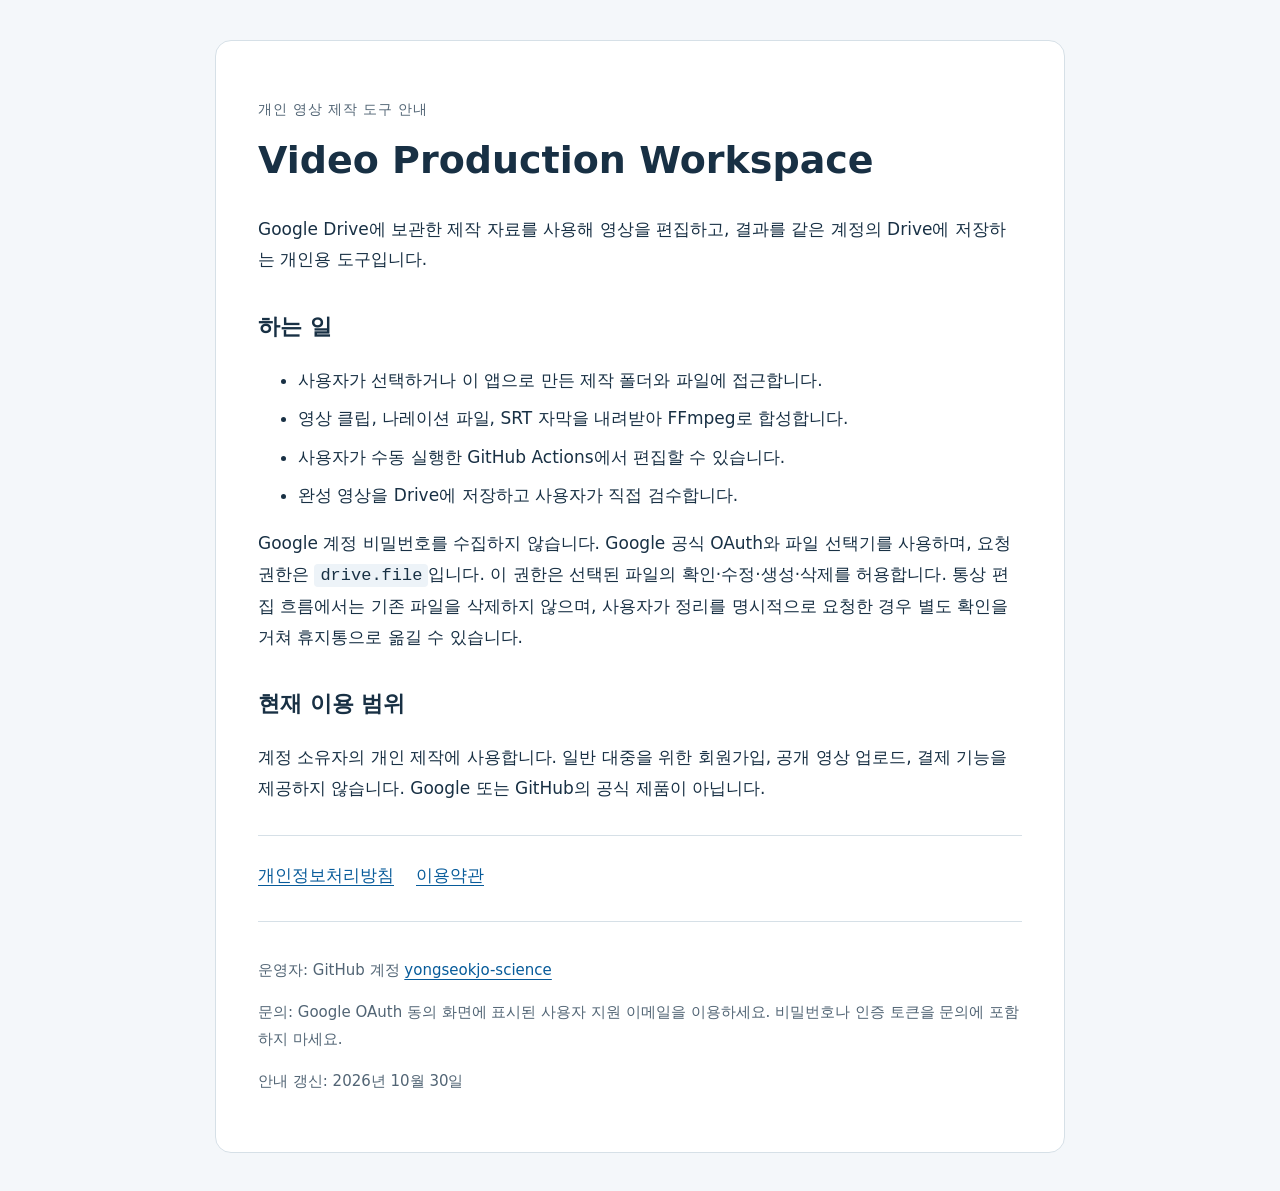
<file: index.html>
<!doctype html>
<html lang="ko"><head><meta charset="utf-8"><meta name="viewport" content="width=device-width,initial-scale=1"><title>Video Production Workspace</title><link rel="stylesheet" href="style.css"></head>
<body><main><p class="eyebrow">개인 영상 제작 도구 안내</p><h1>Video Production Workspace</h1>
<p>Google Drive에 보관한 제작 자료를 사용해 영상을 편집하고, 결과를 같은 계정의 Drive에 저장하는 개인용 도구입니다.</p>
<h2>하는 일</h2><ul><li>사용자가 선택하거나 이 앱으로 만든 제작 폴더와 파일에 접근합니다.</li><li>영상 클립, 나레이션 파일, SRT 자막을 내려받아 FFmpeg로 합성합니다.</li><li>사용자가 수동 실행한 GitHub Actions에서 편집할 수 있습니다.</li><li>완성 영상을 Drive에 저장하고 사용자가 직접 검수합니다.</li></ul>
<p>Google 계정 비밀번호를 수집하지 않습니다. Google 공식 OAuth와 파일 선택기를 사용하며, 요청 권한은 <code>drive.file</code>입니다. 이 권한은 선택된 파일의 확인·수정·생성·삭제를 허용합니다. 통상 편집 흐름에서는 기존 파일을 삭제하지 않으며, 사용자가 정리를 명시적으로 요청한 경우 별도 확인을 거쳐 휴지통으로 옮길 수 있습니다.</p>
<h2>현재 이용 범위</h2><p>계정 소유자의 개인 제작에 사용합니다. 일반 대중을 위한 회원가입, 공개 영상 업로드, 결제 기능을 제공하지 않습니다. Google 또는 GitHub의 공식 제품이 아닙니다.</p>
<nav aria-label="정책"><a href="privacy.html">개인정보처리방침</a><a href="terms.html">이용약관</a></nav>
<footer><p>운영자: GitHub 계정 <a href="https://github.com/yongseokjo-science">yongseokjo-science</a></p><p>문의: Google OAuth 동의 화면에 표시된 사용자 지원 이메일을 이용하세요. 비밀번호나 인증 토큰을 문의에 포함하지 마세요.</p><p>안내 갱신: 2026년 10월 30일</p></footer></main></body></html>
</file>
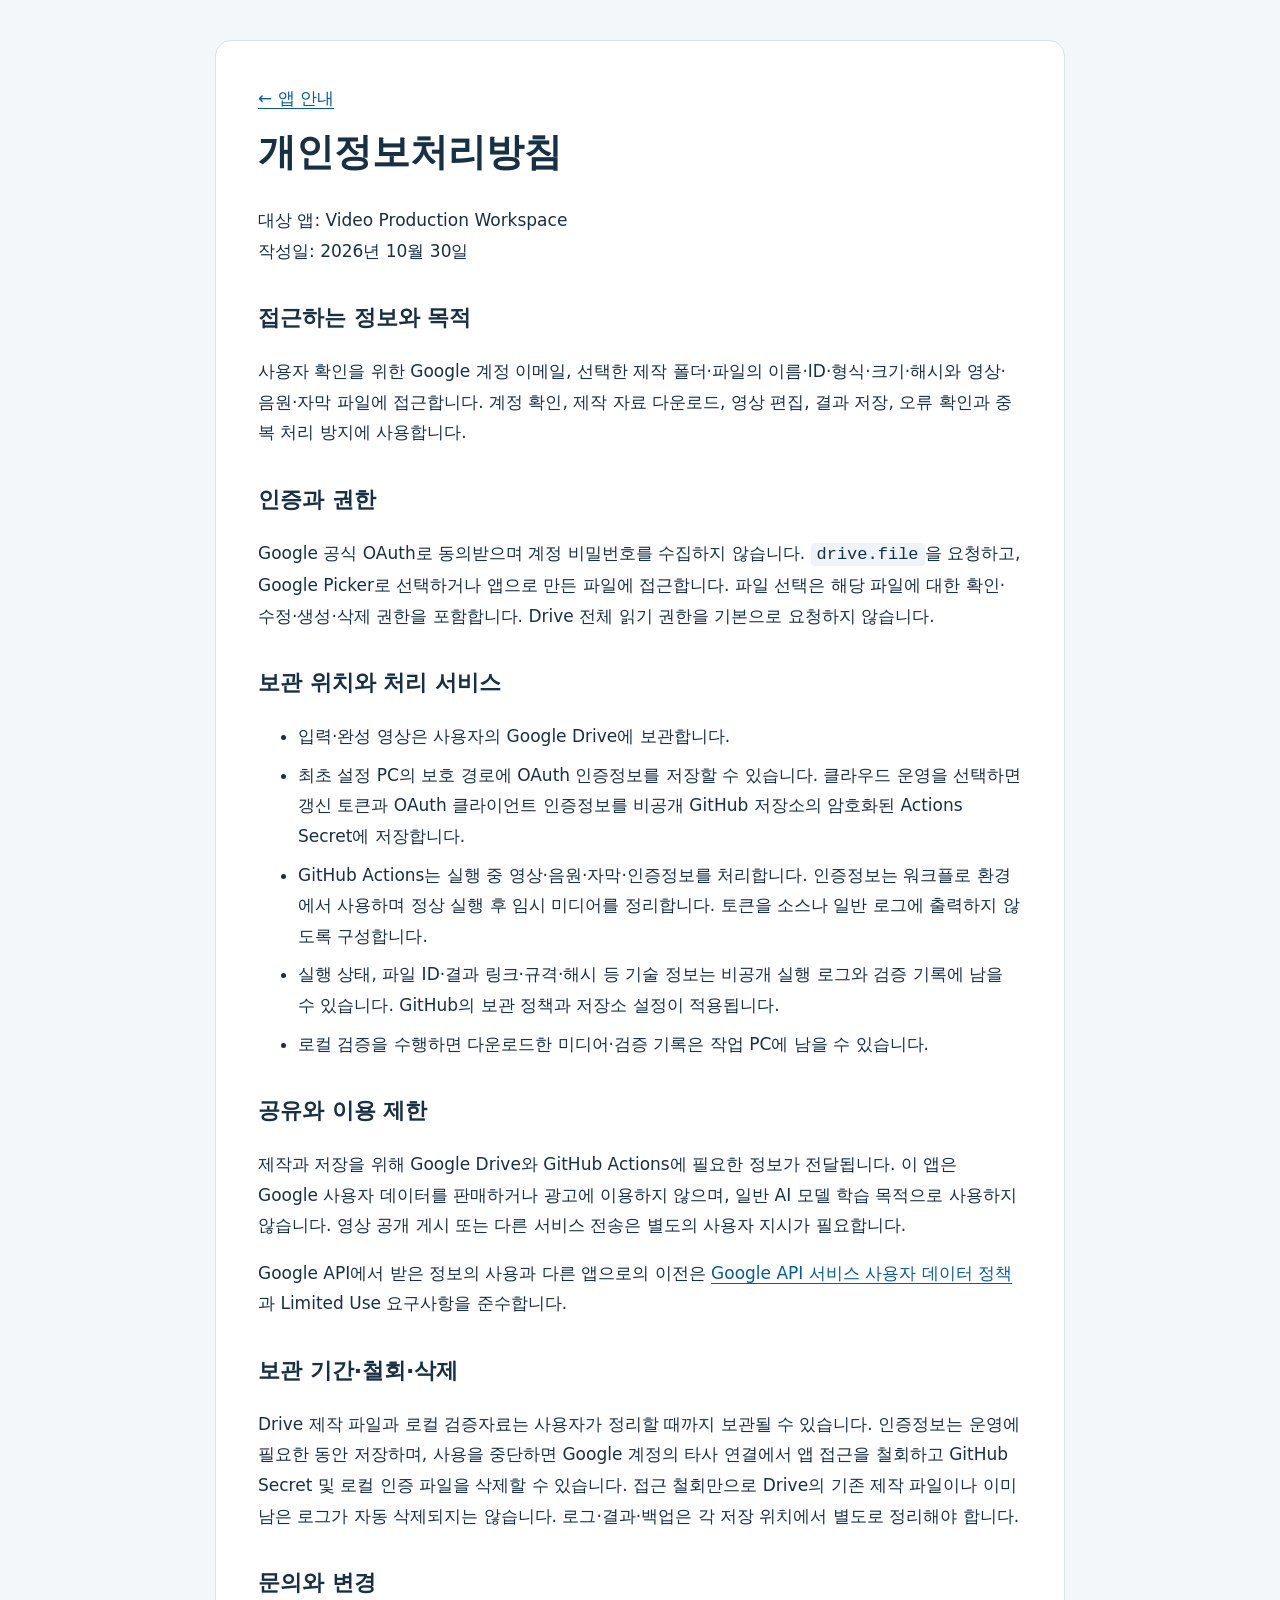
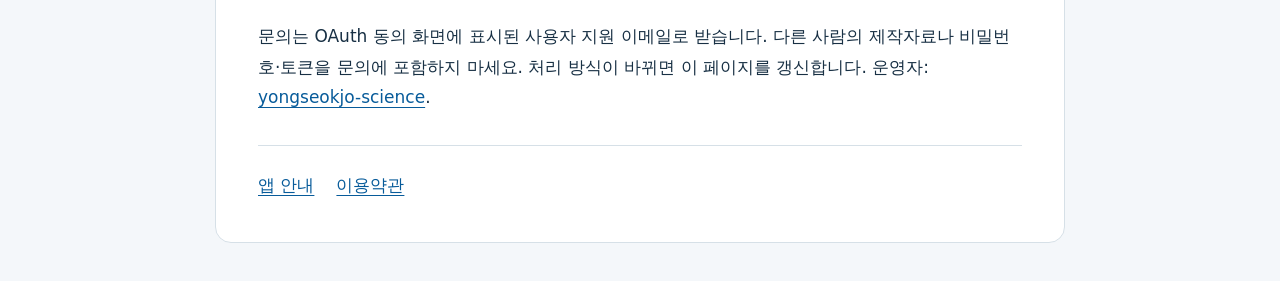
<file: privacy.html>
<!doctype html>
<html lang="ko"><head><meta charset="utf-8"><meta name="viewport" content="width=device-width,initial-scale=1"><title>개인정보처리방침 · Video Production Workspace</title><link rel="stylesheet" href="style.css"></head>
<body><main><a href="index.html">← 앱 안내</a><h1>개인정보처리방침</h1><p>대상 앱: Video Production Workspace<br>작성일: 2026년 10월 30일</p>
<h2>접근하는 정보와 목적</h2><p>사용자 확인을 위한 Google 계정 이메일, 선택한 제작 폴더·파일의 이름·ID·형식·크기·해시와 영상·음원·자막 파일에 접근합니다. 계정 확인, 제작 자료 다운로드, 영상 편집, 결과 저장, 오류 확인과 중복 처리 방지에 사용합니다.</p>
<h2>인증과 권한</h2><p>Google 공식 OAuth로 동의받으며 계정 비밀번호를 수집하지 않습니다. <code>drive.file</code>을 요청하고, Google Picker로 선택하거나 앱으로 만든 파일에 접근합니다. 파일 선택은 해당 파일에 대한 확인·수정·생성·삭제 권한을 포함합니다. Drive 전체 읽기 권한을 기본으로 요청하지 않습니다.</p>
<h2>보관 위치와 처리 서비스</h2><ul><li>입력·완성 영상은 사용자의 Google Drive에 보관합니다.</li><li>최초 설정 PC의 보호 경로에 OAuth 인증정보를 저장할 수 있습니다. 클라우드 운영을 선택하면 갱신 토큰과 OAuth 클라이언트 인증정보를 비공개 GitHub 저장소의 암호화된 Actions Secret에 저장합니다.</li><li>GitHub Actions는 실행 중 영상·음원·자막·인증정보를 처리합니다. 인증정보는 워크플로 환경에서 사용하며 정상 실행 후 임시 미디어를 정리합니다. 토큰을 소스나 일반 로그에 출력하지 않도록 구성합니다.</li><li>실행 상태, 파일 ID·결과 링크·규격·해시 등 기술 정보는 비공개 실행 로그와 검증 기록에 남을 수 있습니다. GitHub의 보관 정책과 저장소 설정이 적용됩니다.</li><li>로컬 검증을 수행하면 다운로드한 미디어·검증 기록은 작업 PC에 남을 수 있습니다.</li></ul>
<h2>공유와 이용 제한</h2><p>제작과 저장을 위해 Google Drive와 GitHub Actions에 필요한 정보가 전달됩니다. 이 앱은 Google 사용자 데이터를 판매하거나 광고에 이용하지 않으며, 일반 AI 모델 학습 목적으로 사용하지 않습니다. 영상 공개 게시 또는 다른 서비스 전송은 별도의 사용자 지시가 필요합니다.</p>
<p>Google API에서 받은 정보의 사용과 다른 앱으로의 이전은 <a href="https://developers.google.com/terms/api-services-user-data-policy">Google API 서비스 사용자 데이터 정책</a>과 Limited Use 요구사항을 준수합니다.</p>
<h2>보관 기간·철회·삭제</h2><p>Drive 제작 파일과 로컬 검증자료는 사용자가 정리할 때까지 보관될 수 있습니다. 인증정보는 운영에 필요한 동안 저장하며, 사용을 중단하면 Google 계정의 타사 연결에서 앱 접근을 철회하고 GitHub Secret 및 로컬 인증 파일을 삭제할 수 있습니다. 접근 철회만으로 Drive의 기존 제작 파일이나 이미 남은 로그가 자동 삭제되지는 않습니다. 로그·결과·백업은 각 저장 위치에서 별도로 정리해야 합니다.</p>
<h2>문의와 변경</h2><p>문의는 OAuth 동의 화면에 표시된 사용자 지원 이메일로 받습니다. 다른 사람의 제작자료나 비밀번호·토큰을 문의에 포함하지 마세요. 처리 방식이 바뀌면 이 페이지를 갱신합니다. 운영자: <a href="https://github.com/yongseokjo-science">yongseokjo-science</a>.</p>
<nav aria-label="정책"><a href="index.html">앱 안내</a><a href="terms.html">이용약관</a></nav></main></body></html>
</file>
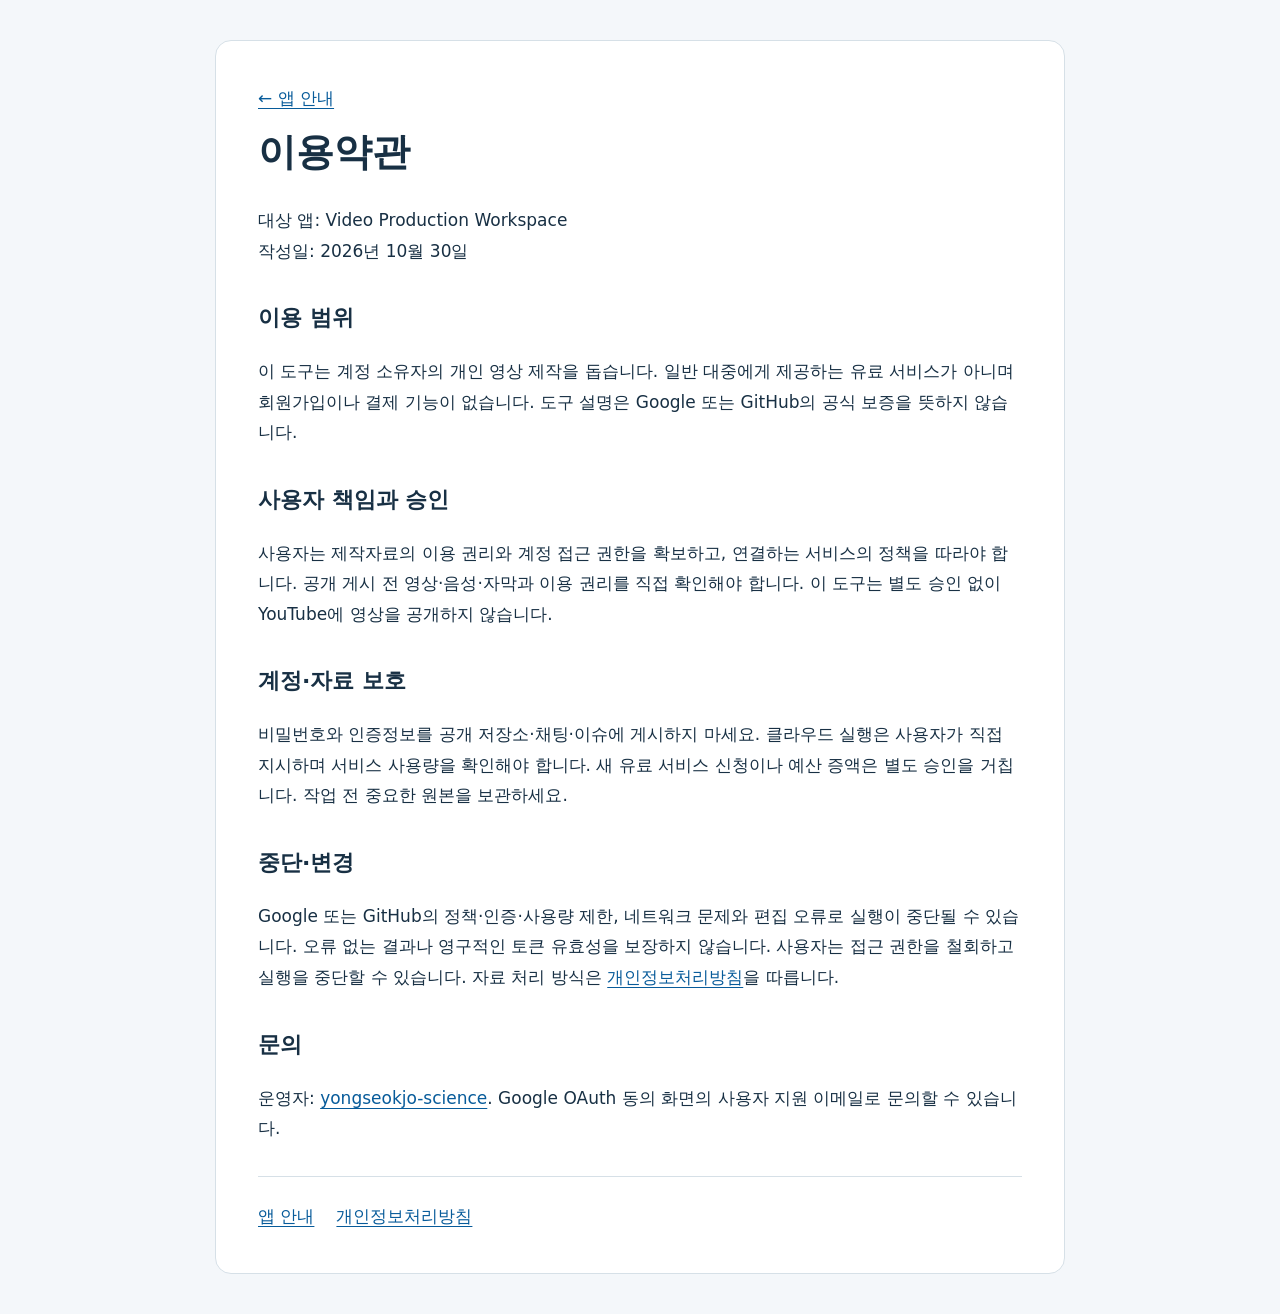
<file: terms.html>
<!doctype html>
<html lang="ko"><head><meta charset="utf-8"><meta name="viewport" content="width=device-width,initial-scale=1"><title>이용약관 · Video Production Workspace</title><link rel="stylesheet" href="style.css"></head>
<body><main><a href="index.html">← 앱 안내</a><h1>이용약관</h1><p>대상 앱: Video Production Workspace<br>작성일: 2026년 10월 30일</p>
<h2>이용 범위</h2><p>이 도구는 계정 소유자의 개인 영상 제작을 돕습니다. 일반 대중에게 제공하는 유료 서비스가 아니며 회원가입이나 결제 기능이 없습니다. 도구 설명은 Google 또는 GitHub의 공식 보증을 뜻하지 않습니다.</p>
<h2>사용자 책임과 승인</h2><p>사용자는 제작자료의 이용 권리와 계정 접근 권한을 확보하고, 연결하는 서비스의 정책을 따라야 합니다. 공개 게시 전 영상·음성·자막과 이용 권리를 직접 확인해야 합니다. 이 도구는 별도 승인 없이 YouTube에 영상을 공개하지 않습니다.</p>
<h2>계정·자료 보호</h2><p>비밀번호와 인증정보를 공개 저장소·채팅·이슈에 게시하지 마세요. 클라우드 실행은 사용자가 직접 지시하며 서비스 사용량을 확인해야 합니다. 새 유료 서비스 신청이나 예산 증액은 별도 승인을 거칩니다. 작업 전 중요한 원본을 보관하세요.</p>
<h2>중단·변경</h2><p>Google 또는 GitHub의 정책·인증·사용량 제한, 네트워크 문제와 편집 오류로 실행이 중단될 수 있습니다. 오류 없는 결과나 영구적인 토큰 유효성을 보장하지 않습니다. 사용자는 접근 권한을 철회하고 실행을 중단할 수 있습니다. 자료 처리 방식은 <a href="privacy.html">개인정보처리방침</a>을 따릅니다.</p>
<h2>문의</h2><p>운영자: <a href="https://github.com/yongseokjo-science">yongseokjo-science</a>. Google OAuth 동의 화면의 사용자 지원 이메일로 문의할 수 있습니다.</p>
<nav aria-label="정책"><a href="index.html">앱 안내</a><a href="privacy.html">개인정보처리방침</a></nav></main></body></html>
</file>
<file: style.css>
:root{color-scheme:light;--ink:#183044;--muted:#526575;--line:#d6e0e7;--link:#075b9a}*{box-sizing:border-box}body{margin:0;background:#f4f7fa;color:var(--ink);font:17px/1.8 system-ui,-apple-system,"Malgun Gothic",sans-serif}main{max-width:850px;margin:40px auto;background:white;padding:42px;border:1px solid var(--line);border-radius:16px}h1{font-size:clamp(26px,5vw,38px);line-height:1.3;margin:14px 0 28px}h2{font-size:22px;margin-top:32px}a{color:var(--link);text-underline-offset:4px}code{background:#edf3f8;padding:2px 6px;border-radius:4px}nav{display:flex;flex-wrap:wrap;gap:22px;border-top:1px solid var(--line);padding-top:24px;margin-top:32px}footer{color:var(--muted);font-size:15px;border-top:1px solid var(--line);margin-top:30px;padding-top:20px}.eyebrow{color:var(--muted);letter-spacing:.06em;font-size:14px}li{margin:8px 0}@media(max-width:600px){main{margin:12px;padding:24px;border-radius:10px}}
</file>
